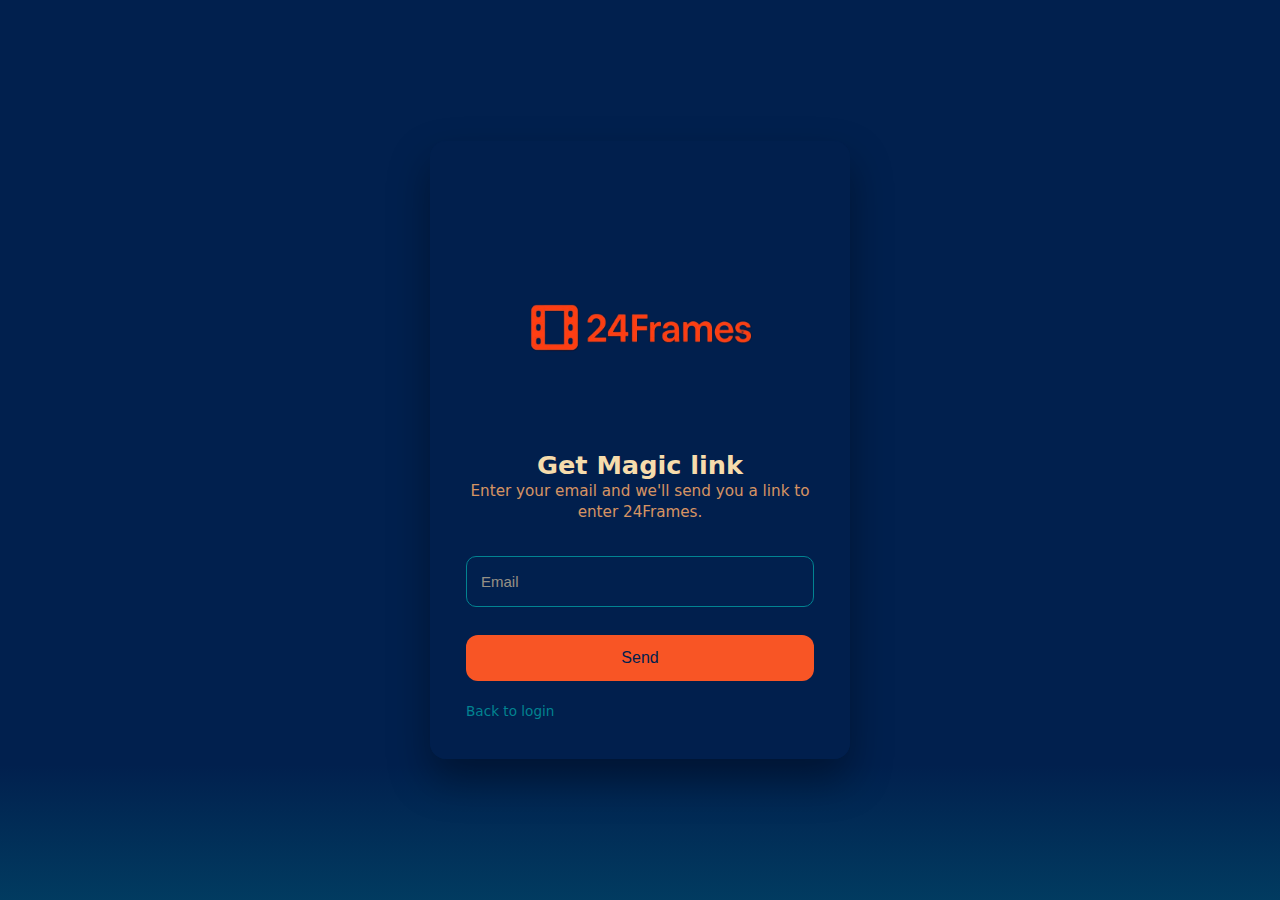
<file: forgot.html>
<!DOCTYPE html>
<html lang="en">
  <head>
    <meta charset="UTF-8" />
    <meta name="viewport" content="width=device-width, initial-scale=1.0" />
    <title>24Frames — Forgot password</title>
    <link rel="icon" href="images/favicon.ico" />
    <link rel="stylesheet" href="login.css" />
  </head>

  <body>
    <main class="login-wrapper">
      <section class="login-card">
        <div class="logo">
          <img src="images/24frames1.png" alt="24Frames logo" />
        </div>

        <h1>Get Magic link</h1>

        <p class="subtitle">
          Enter your email and we'll send you a link to enter 24Frames.
        </p>

        <form class="login-form" method="post">
          <div class="input-group">
            <input type="email" name="email" placeholder="Email" required />
          </div>

          <button type="submit" class="primary-button" id="forgotBtn">
            Send
          </button>
        </form>

        <div class="secondary-links">
          <a href="login.html">Back to login</a>
        </div>
      </section>
    </main>
    <script src="forgot.js"></script>
  </body>
</html>
</file>
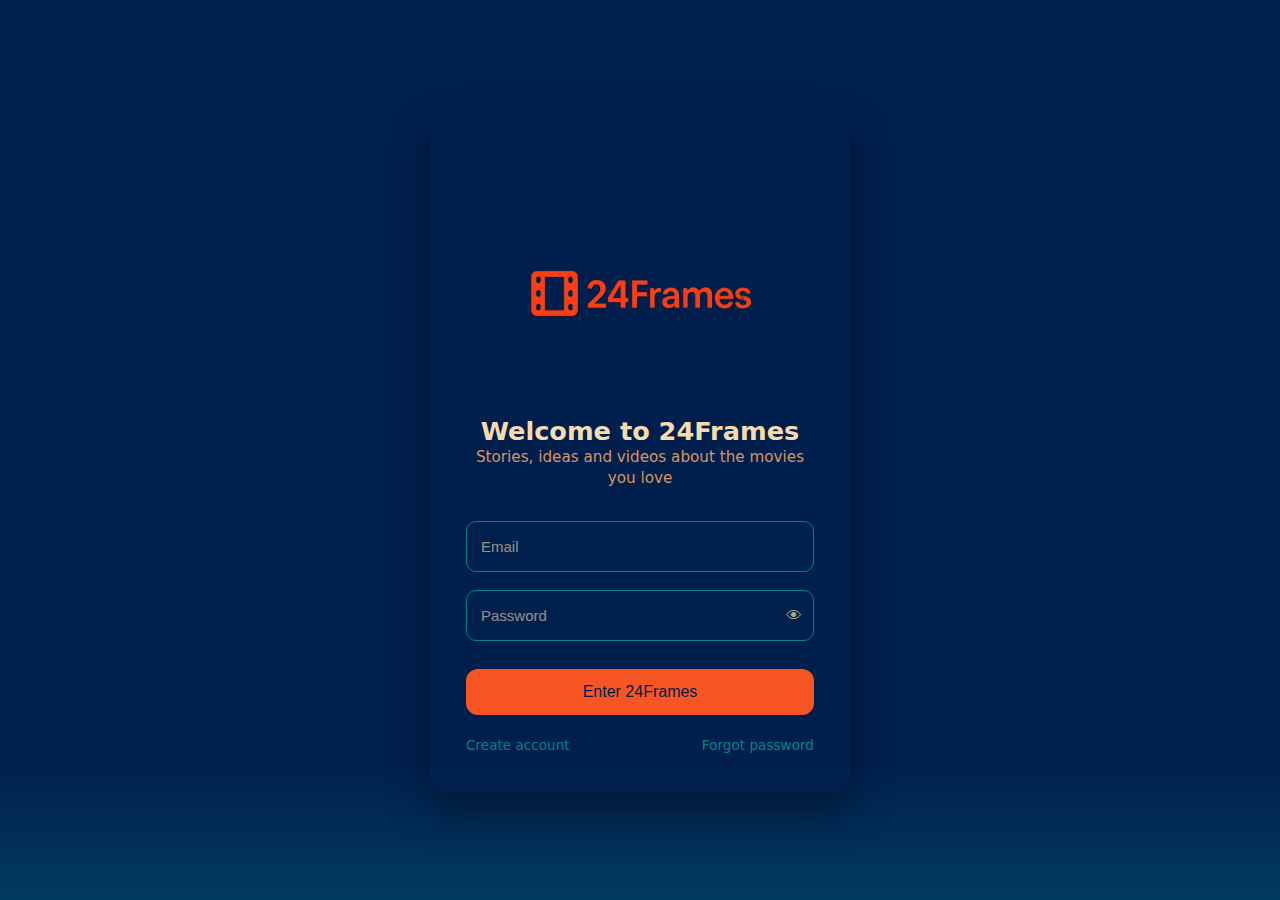
<file: home.html>
<!DOCTYPE html>
<html lang="en">
  <head>
    <meta charset="UTF-8" />
    <meta name="viewport" content="width=device-width, initial-scale=1.0" />
    <title>24Frames — Home</title>

    <link rel="stylesheet" href="home.css" />
    <link rel="icon" href="images/favicon.ico" />
  </head>

  <body>
    <div class="app-wrapper">
      <!-- Header -->
      <header class="app-header">
        <div class="logo">
          <img src="images/24frames1.png" alt="24Frames logo" />
        </div>
        <form id="searchForm">
          <input
            type="search"
            id="searchInput"
            placeholder="Search movies, actors, directors…"
          />
        </form>

        <button class="logout-btn" id="logoutBtn">Log out</button>
      </header>

      <!-- Main content -->
      <main class="app-content">
        <!-- Hero -->
        <section class="home-hero">
          <h1>Explore movies deeper</h1>
          <p>Reviews, theories and videos — all in one place.</p>
        </section>

        <!-- Trending -->
        <section class="trending-section today">
          <h2 class="section-title">Trending Today</h2>

          <div class="movies-grid" id="trendingGrid"></div>
        </section>
        <button id="showMoreBtn" class="show-more-btn">Show more</button>

        <section class="trending-section week">
          <h2 class="section-title">Trending This Week</h2>
          <p class="muted">Coming soon</p>
        </section>

        <section class="trending-section year">
          <h2 class="section-title">Trending This Year</h2>
          <p class="muted">Coming soon</p>
        </section>
      </main>
    </div>

    <script src="home.js" defer></script>
  </body>
</html>
</file>
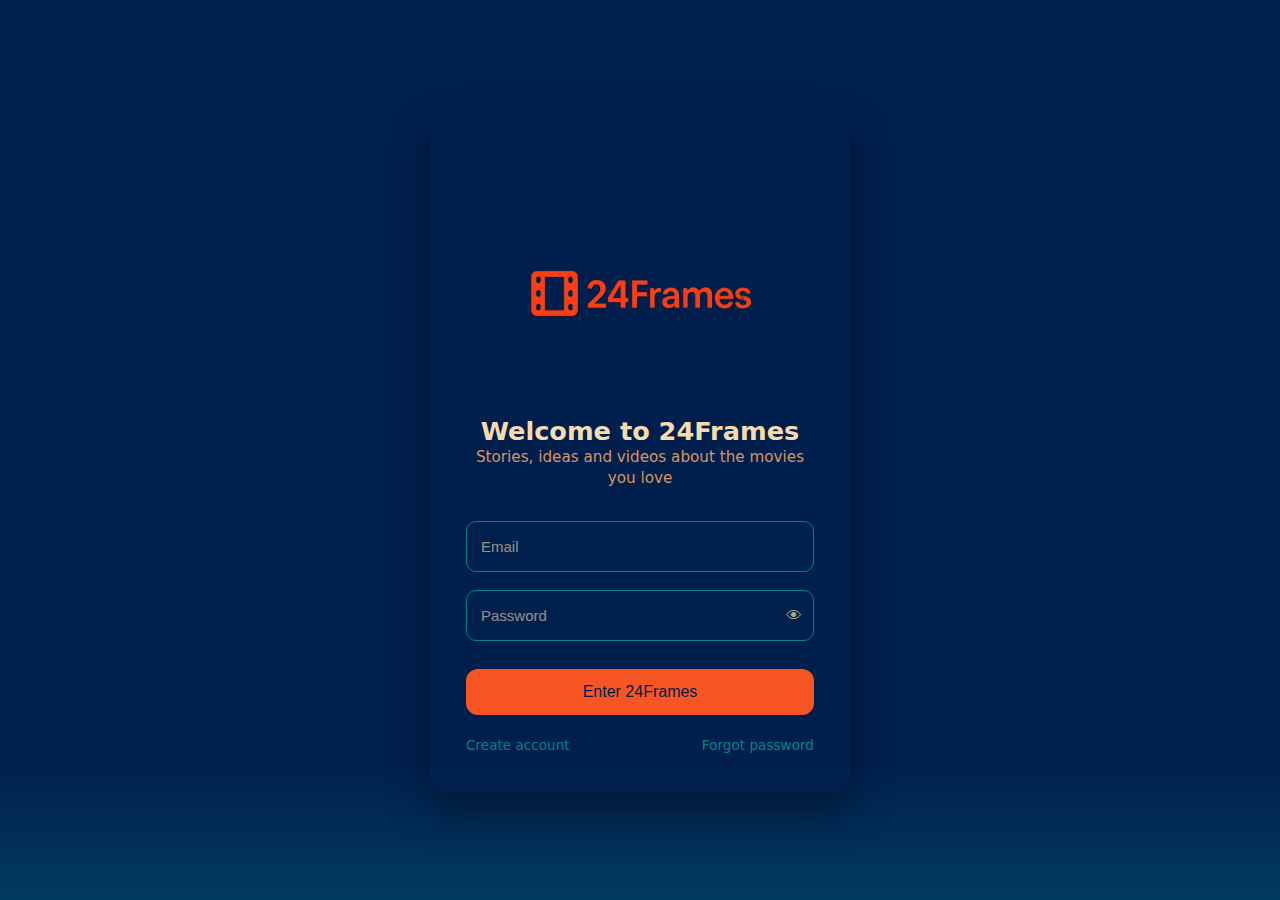
<file: login.html>
<!DOCTYPE html>
<html lang="en">
  <head>
    <meta charset="UTF-8" />
    <meta name="viewport" content="width=device-width, initial-scale=1.0" />
    <title>24Frames</title>
    <link rel="stylesheet" href="login.css" />
    <link rel="icon" href="images/favicon.ico" />
  </head>

  <body>
    <main class="login-wrapper">
      <section class="login-card">
        <div class="logo">
          <img src="images/24frames1.png" alt="24Frames logo" />
        </div>

        <h1>Welcome to 24Frames</h1>

        <p class="subtitle">
          Stories, ideas and videos about the movies you love
        </p>

        <form class="login-form" id="loginForm" method="post">
          <div class="input-group">
            <input type="email" name="email" placeholder="Email" required />
          </div>

          <div class="input-group">
            <input
              type="password"
              name="password"
              placeholder="Password"
              required
            />
            <button
              type="button"
              class="toggle-password"
              aria-label="Show password"
            >
              👁
            </button>
          </div>

          <button type="submit" class="primary-button" id="loginBtn">
            Enter 24Frames
          </button>
        </form>

        <div class="secondary-links">
          <a href="register.html">Create account</a>
          <a href="forgot.html">Forgot password</a>
        </div>
      </section>
    </main>
    <script src="login.js"></script>
  </body>
</html>
</file>
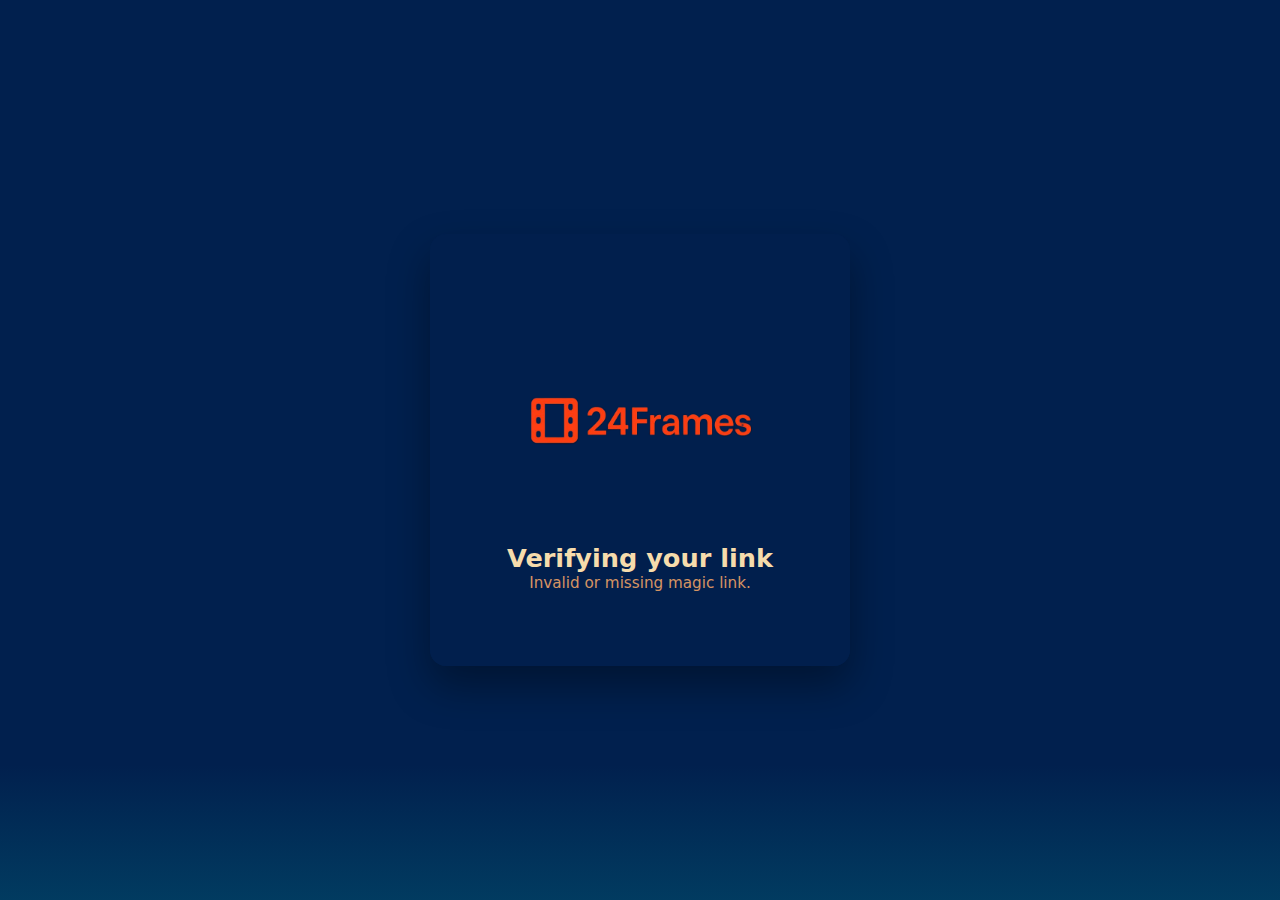
<file: magic-link.html>
<!DOCTYPE html>
<html lang="en">
  <head>
    <meta charset="UTF-8" />
    <meta name="viewport" content="width=device-width, initial-scale=1.0" />
    <title>24Frames — Verifying</title>

    <link rel="stylesheet" href="login.css" />
    <link rel="icon" href="images/favicon.ico" />
  </head>

  <body>
    <main class="login-wrapper">
      <section class="login-card">
        <div class="logo">
          <img src="images/24frames1.png" alt="24Frames logo" />
        </div>

        <h1>Verifying your link</h1>

        <p class="subtitle" id="statusText">
          Please wait while we verify your magic link.
        </p>
      </section>
    </main>

    <script src="magic-link.js"></script>
  </body>
</html>
</file>
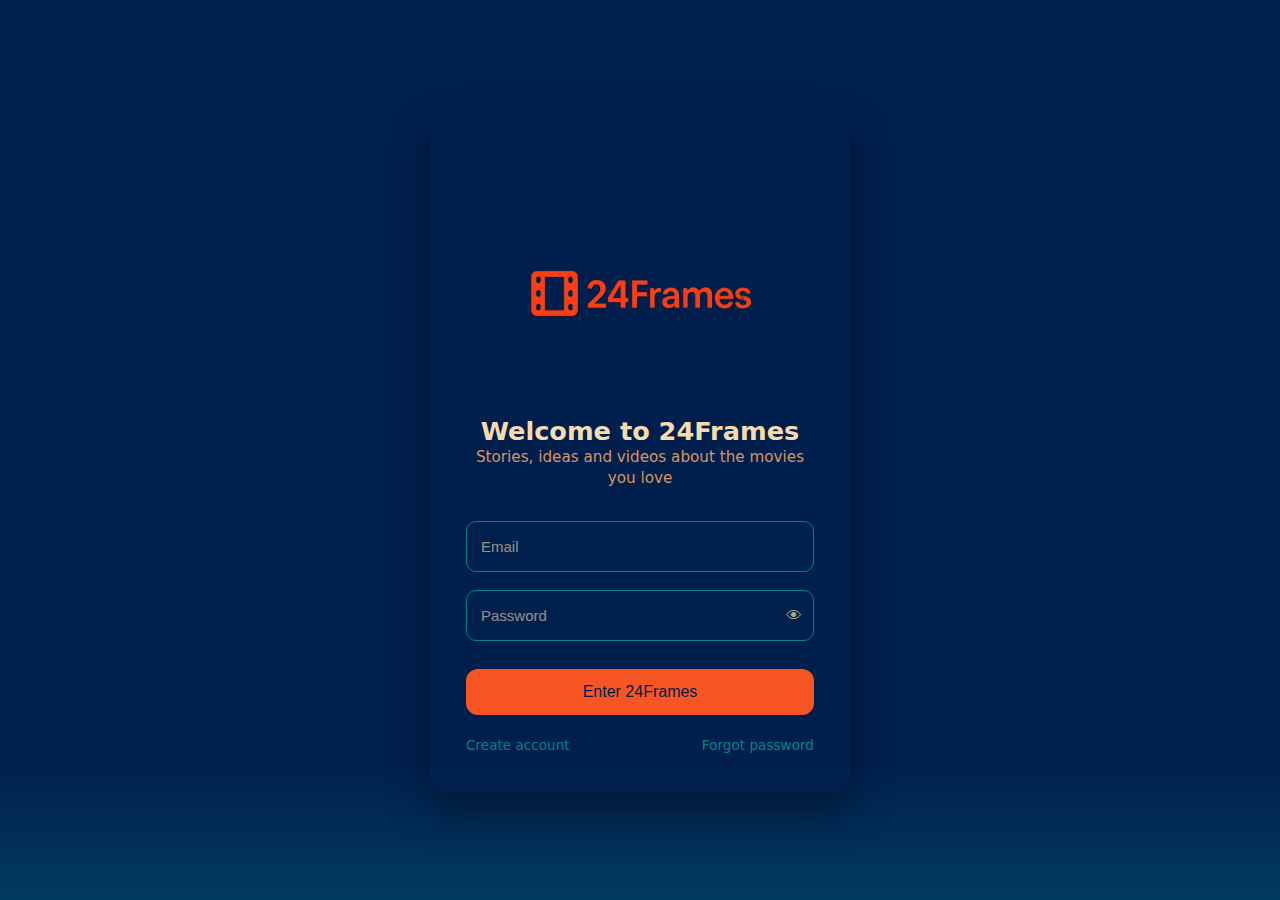
<file: profile.html>
<!DOCTYPE html>
<html lang="en">
  <head>
    <meta charset="UTF-8" />
    <meta name="viewport" content="width=device-width, initial-scale=1.0" />
    <title>24Frames — Profile</title>

    <link rel="stylesheet" href="index.css" />
  </head>

  <body>
    <div class="app-wrapper">
      <aside class="sidebar">
        <div class="sidebar-header sb-profile">
          <div class="sb-avatar"></div>
          <div class="sb-user">
            <div class="sb-name"></div>
            <div class="sb-handle"></div>
          </div>
        </div>

        <nav class="sidebar-nav">
          <a href="index.html">Home</a>
          <a href="lists.html">My Lists</a>
          <a href="friends.html">Friends</a>
          <a href="reviews.html">My Reviews</a>
          <a href="settings.html">Settings</a>
        </nav>
      </aside>

      <main class="app-content">
        <section class="profile-card">
          <div class="profile-avatar"></div>

          <h1 class="profile-name"></h1>
          <p class="profile-handle"></p>
        </section>
      </main>
    </div>

    <script src="profile.js"></script>
  </body>
</html>
</file>
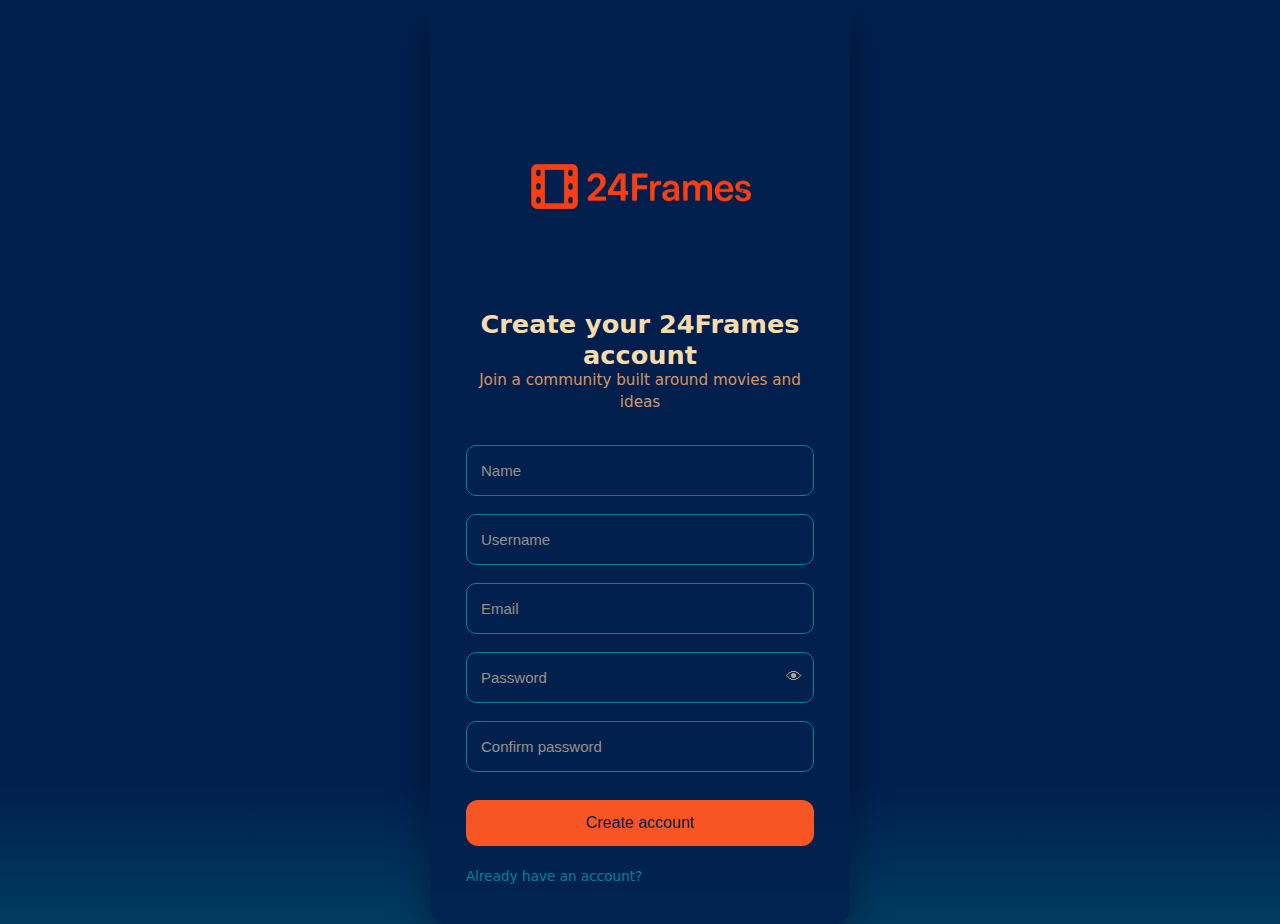
<file: register.html>
<!DOCTYPE html>
<html lang="en">
  <head>
    <meta charset="UTF-8" />
    <meta name="viewport" content="width=device-width, initial-scale=1.0" />
    <title>24Frames — Create account</title>
    <link rel="icon" href="images/favicon.ico" />
    <link rel="stylesheet" href="login.css" />
  </head>

  <body>
    <main class="login-wrapper">
      <section class="login-card">
        <div class="logo">
          <img src="images/24frames1.png" alt="24Frames logo" />
        </div>

        <h1>Create your 24Frames account</h1>

        <p class="subtitle">Join a community built around movies and ideas</p>

        <!-- REGISTER FORM -->
        <form class="login-form" id="registerForm">
          <div class="input-group">
            <input type="text" name="name" placeholder="Name" required />
          </div>

          <div class="input-group">
            <input
              type="text"
              name="username"
              placeholder="Username"
              required
            />
          </div>

          <div class="input-group">
            <input type="email" name="email" placeholder="Email" required />
          </div>

          <div class="input-group">
            <input
              type="password"
              name="password"
              placeholder="Password"
              required
            />
            <button type="button" class="toggle-password">👁</button>
          </div>

          <div class="input-group">
            <input
              type="password"
              name="confirm_password"
              placeholder="Confirm password"
              required
            />
          </div>

          <button type="submit" class="primary-button" id="registerBtn">
            Create account
          </button>
        </form>

        <div class="secondary-links">
          <a href="index.html">Already have an account?</a>
        </div>
      </section>
    </main>

    <script src="register.js"></script>
  </body>
</html>
</file>
<file: login.css>
* {
  box-sizing: border-box;
  margin: 0;
  padding: 0;
}

html,
body {
  height: 100%;
  font-family: "Inter", system-ui, -apple-system, BlinkMacSystemFont, sans-serif;
  background: #01204e;
  color: #f6dcac;
}

.login-wrapper {
  min-height: 100vh;
  display: flex;
  align-items: center;
  justify-content: center;
  background: linear-gradient(180deg, #01204e 0%, #01204e 85%, #028391 140%);
}

.login-card {
  width: 100%;
  max-width: 420px;
  background: rgba(1, 32, 78, 0.85);
  border-radius: 16px;
  padding: 40px 36px;
  box-shadow: 0 20px 40px rgba(0, 0, 0, 0.35);
  text-align: center;
}

.logo img {
  height: 300px;
  width: auto;
  object-fit: contain;
}

.logo {
  margin-bottom: -35px;
}

h1 {
  font-size: 1.6rem;
  line-height: 1.2;
  font-weight: 600;
  color: #f6dcac;
  margin-top: 0;
}

.subtitle {
  font-size: 0.95rem;
  color: #faa968;
  opacity: 0.85;
  margin-bottom: 32px;
  line-height: 1.4;
}

.login-form {
  display: flex;
  flex-direction: column;
  gap: 18px;
}

.input-group {
  position: relative;
}

.input-group input {
  width: 100%;
  padding: 14px 14px;
  border-radius: 10px;
  border: 1px solid #028391;
  background: #01204e;
  color: #f6dcac;
  font-size: 0.95rem;
}

.input-group input::placeholder {
  color: #f6dcac;
  opacity: 0.6;
}

.input-group input:focus {
  outline: none;
  border-color: #faa968;
}

.toggle-password {
  position: absolute;
  right: 12px;
  top: 50%;
  transform: translateY(-50%);
  background: none;
  border: none;
  color: #f6dcac;
  cursor: pointer;
  font-size: 1rem;
  opacity: 0.7;
}

.toggle-password:hover {
  opacity: 1;
}

.primary-button {
  margin-top: 10px;
  padding: 14px;
  border-radius: 12px;
  border: none;
  background: #f85525;
  color: #01204e;
  font-size: 1rem;
  font-weight: 500;
  cursor: pointer;
  transition: background 0.2s ease;
}

.primary-button:hover {
  background: #faa968;
}

.secondary-links {
  margin-top: 22px;
  display: flex;
  justify-content: space-between;
  font-size: 0.85rem;
}

.secondary-links a {
  color: #028391;
  text-decoration: none;
}

.secondary-links a:hover {
  color: #f6dcac;
}

@media (max-width: 600px) {
  .logo img {
    height: 170px;
  }

  .logo {
    margin-bottom: -10px;
  }
}

.logo img {
  animation: logoIn 0.3s ease-out both,
    logoImpact 0.9s cubic-bezier(0.22, 1, 0.36, 1) both,
    wiggleIn 0.6s ease-out both;
  animation-delay: 0s, 0.25s, 1.05s;
}

.primary-button {
  transition: transform 0.25s ease, box-shadow 0.25s ease;
}

.primary-button:hover {
  transform: translateY(-4px) scale(1.03);
  box-shadow: 0 18px 40px rgba(248, 85, 37, 0.45);
}

.login-card {
  animation: liftIn 0.4s cubic-bezier(0.2, 0.8, 0.2, 1) both,
    bounceInClean 0.8s ease-out both;
  animation-delay: 0s, 0.35s;
}

@keyframes logoIn {
  from {
    opacity: 0;
    transform: scale(0.9);
  }
  to {
    opacity: 1;
    transform: scale(1);
  }
}

@keyframes logoImpact {
  0% {
    opacity: 0;
    transform: scale(0.6) rotate(-4deg);
    filter: blur(10px);
  }
  50% {
    opacity: 1;
    transform: scale(1.05) rotate(1deg);
    filter: blur(2px);
  }
  100% {
    transform: scale(1) rotate(0deg);
    filter: blur(0);
  }
}

@keyframes wiggleIn {
  0% {
    transform: scale(0.6) rotate(-6deg);
  }
  60% {
    transform: scale(1.1) rotate(4deg);
  }
  80% {
    transform: scale(0.98) rotate(-2deg);
  }
  100% {
    transform: scale(1) rotate(0);
  }
}

@keyframes liftIn {
  from {
    opacity: 0;
    transform: translateY(60px);
  }
  to {
    opacity: 1;
    transform: translateY(0);
  }
}

@keyframes bounceInClean {
  0% {
    transform: translateY(100px);
  }
  60% {
    transform: translateY(-20px);
  }
  80% {
    transform: translateY(8px);
  }
  100% {
    transform: translateY(0);
  }
}

.input-group input {
  font-size: 15px; /* ajusta a 14–16px si quieres */
  line-height: 1.4;
  transition: border-color 0.2s ease;
}
</file>
<file: home.css>
/* Base */
* {
  box-sizing: border-box;
  margin: 0;
  padding: 0;
}

:root {
  --accent-orange: #f6a623;
}
body {
  font-family: "Inter", system-ui, -apple-system, BlinkMacSystemFont, sans-serif;
  background: linear-gradient(180deg, #0f1e3a 0%, #13274f 60%, #0b1730 100%);
  color: #e6dcc8;
}

/* Layout */
.app-wrapper {
  min-height: 100vh;
}

/* Header */
.app-header {
  display: flex;
  align-items: center;
  justify-content: space-between;
  padding: 16px 24px;
  position: sticky;
  top: 0;
  z-index: 10;
  background: linear-gradient(
    180deg,
    rgba(15, 30, 58, 0.95),
    rgba(15, 30, 58, 0.75)
  );
  backdrop-filter: blur(6px);
}

.app-header img {
  height: 120px;
}

/* Main */
.app-content {
  padding: 24px;
  max-width: 1200px;
  margin: 0 auto;
}

.home-hero {
  margin: 32px 0 56px;
}

.home-hero h1 {
  font-size: 2rem;
  font-weight: 600;
  letter-spacing: -0.02em;
}

.home-hero p {
  font-size: 1rem;
  opacity: 0.85;
}

/* Sections */
.section-title {
  font-size: 1.2rem;
  margin-bottom: 16px;
  color: #f6dcac;
}

/* Grid */
.movies-grid {
  display: grid;
  grid-template-columns: repeat(auto-fill, minmax(140px, 1fr));
  gap: 16px;
}

.movie-card {
  cursor: pointer;
  transition: transform 0.25s ease;
}

.movie-card img {
  width: 100%;
  border-radius: 12px;
  display: block;
  box-shadow: 0 8px 24px rgba(0, 0, 0, 0.25);
  transition: transform 0.25s ease, box-shadow 0.25s ease;
}

.movie-card:hover {
  transform: translateY(-6px) scale(1.04);
}

/* Placeholders */
.placeholder-section {
  margin-top: 48px;
  opacity: 0.5;
}

.muted {
  font-size: 0.95rem;
  opacity: 0.6;
  font-style: italic;
}

.trending-section {
  margin-bottom: 64px;
}

.trending-section.today {
  margin-bottom: 56px;
}

.logout-btn {
  background: rgba(246, 166, 35, 0.15);
  border: 1px solid rgba(246, 166, 35, 0.6);
  color: #f6a623;
  padding: 8px 16px;
  border-radius: 20px;
  font-size: 0.85rem;
  cursor: pointer;
  transition: background 0.2s ease, transform 0.2s ease, box-shadow 0.2s ease;
}

.logout-btn:hover {
  background: rgba(246, 166, 35, 0.25);
  transform: translateY(-1px);
  box-shadow: 0 4px 12px rgba(246, 166, 35, 0.25);
}

.show-more-btn {
  display: block;
  margin: 48px auto 80px; /* centrado y respiración */
  padding: 14px 36px;

  background: linear-gradient(135deg, #f6dcac, #faa968);
  color: #0f1e3a;

  font-size: 1rem;
  font-weight: 600;
  letter-spacing: 0.5px;

  border: none;
  border-radius: 999px; /* pill button */
  cursor: pointer;

  transition: transform 0.2s ease, box-shadow 0.2s ease, opacity 0.2s ease;
}

.show-more-btn:hover {
  transform: translateY(-2px);
  box-shadow: 0 12px 24px rgba(0, 0, 0, 0.25);
}

.show-more-btn:active {
  transform: translateY(0);
  box-shadow: 0 6px 12px rgba(0, 0, 0, 0.2);
}

.show-more-btn:disabled {
  opacity: 0.5;
  cursor: not-allowed;
  transform: none;
  box-shadow: none;
}

.movies-grid {
  margin-bottom: 32px;
}

/* Contenedor */
.search-wrap {
  display: flex;
  align-items: center;
  gap: 10px;
  width: min(720px, 92vw);
  margin: 16px auto 24px;
  padding: 10px 12px;
  border-radius: 16px;

  background: rgba(11, 23, 48, 0.55);
  border: 1px solid rgba(246, 220, 172, 0.18);
  box-shadow: 0 10px 25px rgba(0, 0, 0, 0.35);
  backdrop-filter: blur(10px);
}

/* Input */
.search-input {
  flex: 1;
  background: transparent;
  border: none;
  outline: none;
  color: #e6dcc8;
  font-size: 1rem;
}

.search-input::placeholder {
  color: rgba(230, 220, 200, 0.55);
}

/* Botón */
.search-btn {
  border: 1px solid rgba(246, 220, 172, 0.35);
  background: linear-gradient(
    180deg,
    rgba(246, 220, 172, 0.18),
    rgba(250, 169, 104, 0.12)
  );
  color: #f6dcac;
  padding: 10px 14px;
  border-radius: 12px;
  cursor: pointer;
  transition: transform 0.12s ease, border-color 0.12s ease, filter 0.12s ease;
}

.search-btn:hover {
  filter: brightness(1.08);
  transform: translateY(-1px);
}

/* Focus states */
.search-wrap:focus-within {
  border-color: rgba(246, 220, 172, 0.65);
  box-shadow: 0 0 0 3px rgba(246, 220, 172, 0.18),
    0 14px 35px rgba(0, 0, 0, 0.45);
}

/* Form wrapper */
#searchForm {
  width: min(720px, 92vw);
  margin: 16px auto 28px;
}

/* Input */
#searchInput {
  width: 100%;
  padding: 14px 18px;
  border-radius: 18px;

  background: rgba(11, 23, 48, 0.55);
  border: 1px solid rgba(246, 220, 172, 0.25);

  color: #e6dcc8;
  font-size: 1rem;

  outline: none;
  backdrop-filter: blur(10px);
  box-shadow: 0 12px 28px rgba(0, 0, 0, 0.35);

  transition: border-color 0.15s ease, box-shadow 0.15s ease;
}

#searchInput::placeholder {
  color: rgba(230, 220, 200, 0.55);
}

#searchInput:focus {
  border-color: rgba(246, 220, 172, 0.7);
  box-shadow: 0 0 0 3px rgba(246, 220, 172, 0.18),
    0 18px 38px rgba(0, 0, 0, 0.45);
}
</file>
<file: index.css>
/* Base */
* {
  box-sizing: border-box;
  margin: 0;
  padding: 0;
}

:root {
  --accent-orange: #f6a623;
}
body {
  margin: 0;
  background: #0f1e3a; /* fallback */
  color: #e6dcc8;
}

.app-wrapper {
  min-height: 100vh;
  background: linear-gradient(180deg, #0f1e3a 0%, #13274f 60%, #0b1730 100%);
}

/* Header */
.app-header {
  display: flex;
  align-items: center;
  justify-content: space-between;
  padding: 16px 24px;
  position: fixed;
  top: 0;
  left: 0;
  right: 0;
  z-index: 10;
  background: linear-gradient(
    180deg,
    rgba(15, 30, 58, 0.95),
    rgba(15, 30, 58, 0.75)
  );
  backdrop-filter: blur(6px);
}

.app-header img {
  height: 120px;
}

/* Main */
.app-content {
  padding: 24px;
  max-width: 1200px;
  margin: 0 auto;
  padding-top: 180px;
}

.home-hero {
  margin: 32px 0 56px;
}

.home-hero h1 {
  font-size: 2rem;
  font-weight: 600;
  letter-spacing: -0.02em;
}

.home-hero p {
  font-size: 1rem;
  opacity: 0.85;
}

/* Sections */
.section-title {
  font-size: 1.2rem;
  margin-bottom: 16px;
  color: #f6dcac;
}

/* Grid */
.movies-grid {
  display: grid;
  grid-template-columns: repeat(auto-fill, minmax(140px, 1fr));
  gap: 16px;
}

.movie-card {
  cursor: pointer;
  transition: transform 0.25s ease;
}

.movie-card img {
  width: 100%;
  border-radius: 12px;
  display: block;
  box-shadow: 0 8px 24px rgba(0, 0, 0, 0.25);
  transition: transform 0.25s ease, box-shadow 0.25s ease;
}

.movie-card:hover {
  transform: translateY(-6px) scale(1.04);
}

/* Placeholders */
.placeholder-section {
  margin-top: 48px;
  opacity: 0.5;
}

.muted {
  font-size: 0.95rem;
  opacity: 0.6;
  font-style: italic;
}

.trending-section {
  margin-bottom: 64px;
}

.trending-section.today {
  margin-bottom: 56px;
}

.logout-btn {
  background: rgba(246, 166, 35, 0.15);
  border: 1px solid rgba(246, 166, 35, 0.6);
  color: #f6a623;
  padding: 8px 16px;
  border-radius: 20px;
  font-size: 0.85rem;
  cursor: pointer;
  transition: background 0.2s ease, transform 0.2s ease, box-shadow 0.2s ease;
}

.logout-btn:hover {
  background: rgba(246, 166, 35, 0.25);
  transform: translateY(-1px);
  box-shadow: 0 4px 12px rgba(246, 166, 35, 0.25);
}

.show-more-btn {
  display: block;
  margin: 48px auto 80px; /* centrado y respiración */
  padding: 14px 36px;

  background: linear-gradient(135deg, #f6dcac, #faa968);
  color: #0f1e3a;

  font-size: 1rem;
  font-weight: 600;
  letter-spacing: 0.5px;

  border: none;
  border-radius: 999px; /* pill button */
  cursor: pointer;

  transition: transform 0.2s ease, box-shadow 0.2s ease, opacity 0.2s ease;
}

.show-more-btn:hover {
  transform: translateY(-2px);
  box-shadow: 0 12px 24px rgba(0, 0, 0, 0.25);
}

.show-more-btn:active {
  transform: translateY(0);
  box-shadow: 0 6px 12px rgba(0, 0, 0, 0.2);
}

.show-more-btn:disabled {
  opacity: 0.5;
  cursor: not-allowed;
  transform: none;
  box-shadow: none;
}

.movies-grid {
  margin-bottom: 32px;
}

/* Contenedor */
.search-wrap {
  display: flex;
  align-items: center;
  gap: 10px;
  width: min(720px, 92vw);
  margin: 16px auto 24px;
  padding: 10px 12px;
  border-radius: 16px;

  background: rgba(11, 23, 48, 0.55);
  border: 1px solid rgba(246, 220, 172, 0.18);
  box-shadow: 0 10px 25px rgba(0, 0, 0, 0.35);
  backdrop-filter: blur(10px);
}

/* Input */
.search-input {
  flex: 1;
  background: transparent;
  border: none;
  outline: none;
  color: #e6dcc8;
  font-size: 1rem;
}

.search-input::placeholder {
  color: rgba(230, 220, 200, 0.55);
}

/* Botón */
.search-btn {
  border: 1px solid rgba(246, 220, 172, 0.35);
  background: linear-gradient(
    180deg,
    rgba(246, 220, 172, 0.18),
    rgba(250, 169, 104, 0.12)
  );
  color: #f6dcac;
  padding: 10px 14px;
  border-radius: 12px;
  cursor: pointer;
  transition: transform 0.12s ease, border-color 0.12s ease, filter 0.12s ease;
}

.search-btn:hover {
  filter: brightness(1.08);
  transform: translateY(-1px);
}

/* Focus states */
.search-wrap:focus-within {
  border-color: rgba(246, 220, 172, 0.65);
  box-shadow: 0 0 0 3px rgba(246, 220, 172, 0.18),
    0 14px 35px rgba(0, 0, 0, 0.45);
}

/* Form wrapper */
#searchForm {
  width: min(720px, 92vw);
  margin: 16px auto 28px;
}

/* Input */
#searchInput {
  width: 100%;
  padding: 14px 18px;
  border-radius: 18px;

  background: rgba(11, 23, 48, 0.55);
  border: 1px solid rgba(246, 220, 172, 0.25);

  color: #e6dcc8;
  font-size: 1rem;

  outline: none;
  backdrop-filter: blur(10px);
  box-shadow: 0 12px 28px rgba(0, 0, 0, 0.35);

  transition: border-color 0.15s ease, box-shadow 0.15s ease;
}

#searchInput::placeholder {
  color: rgba(230, 220, 200, 0.55);
}

#searchInput:focus {
  border-color: rgba(246, 220, 172, 0.7);
  box-shadow: 0 0 0 3px rgba(246, 220, 172, 0.18),
    0 18px 38px rgba(0, 0, 0, 0.45);
}

/* ===== SIDEBAR ===== */
.sidebar {
  position: fixed;
  left: 20px;
  top: 180px;
  width: 240px;
  height: calc(100vh - 180px);

  padding: 18px 14px;
  box-sizing: border-box;

  border-radius: 18px;
  box-shadow: 0 20px 40px rgba(0, 0, 0, 0.35),
    inset 0 1px 0 rgba(255, 255, 255, 0.04);

  background: linear-gradient(180deg, rgba(0, 0, 0, 0.15), rgba(0, 0, 0, 0.45));

  backdrop-filter: blur(14px);
  -webkit-backdrop-filter: blur(14px);
}

/* ===== PROFILE (skeleton) ===== */
.sb-profile {
  display: flex;
  align-items: center;
  gap: 12px;

  padding: 10px 10px 14px;
  margin-bottom: 14px;

  border-bottom: 1px solid rgba(255, 255, 255, 0.08);
}

.sb-avatar {
  width: 44px;
  height: 44px;
  border-radius: 12px;

  background: rgba(255, 255, 255, 0.12);
}

.sb-user {
  flex: 1;
}

.sb-name {
  font-size: 16px;
  font-weight: 500;
  letter-spacing: 0.015em;
  color: #ffffff;
  line-height: 1.2;
}

.sb-name:empty {
  height: 14px;
  width: 70%;
  margin-bottom: 6px;

  background: rgba(255, 255, 255, 0.12);
  border-radius: 6px;
}

.sb-handle {
  font-size: 12px;
  font-weight: 400;
  letter-spacing: 0.08em;
  text-transform: lowercase;

  color: rgba(255, 255, 255, 0.55);

  margin-top: 2px;
}

/* ===== NAV LINKS ===== */
.sidebar-nav {
  display: flex;
  margin-top: 12px;
  flex-direction: column;
  gap: 8px;
}

.sidebar-nav a {
  color: rgba(255, 255, 255, 0.75);
  text-decoration: none;

  padding: 10px 12px;
  border-radius: 10px;

  font-size: 14px;
  transition: background 0.15s ease, color 0.15s ease;
}

.sidebar-nav a:hover {
  background: rgba(255, 255, 255, 0.08);
  color: #fff;
}

/* ===== MAIN CONTENT OFFSET ===== */
.app-content {
  margin-left: 300px;
}

.sb-profile {
  cursor: pointer;
  transition: background 0.15s ease;
}

.sb-profile:hover {
  background: rgba(255, 255, 255, 0.06);
  border-radius: 14px;
}

.sb-avatar {
  width: 44px;
  height: 44px;
  border-radius: 12px;

  background: rgba(255, 255, 255, 0.12);
  overflow: hidden;

  display: flex;
  align-items: center;
  justify-content: center;
}

.sb-avatar img {
  width: 100%;
  height: 100%;
  object-fit: cover;
}

.sb-profile,
.sb-profile * {
  text-decoration: none;
}

.sb-name,
.sb-handle {
  text-decoration: none;
}

/* ===== PROFILE PAGE ===== */
.profile-card {
  max-width: 420px;
  margin: 0 auto;
  padding: 40px 32px;

  background: rgba(255, 255, 255, 0.06);
  border-radius: 24px;
  text-align: center;

  box-shadow: 0 20px 40px rgba(0, 0, 0, 0.35);
}

.profile-avatar {
  width: 96px;
  height: 96px;
  margin: 0 auto 16px;

  border-radius: 24px;
  overflow: hidden;
  background: rgba(255, 255, 255, 0.12);
}

.profile-avatar img {
  width: 100%;
  height: 100%;
  object-fit: cover;
}

.profile-name {
  font-size: 1.5rem;
  font-weight: 600;
  margin-bottom: 4px;
}

.profile-handle {
  opacity: 0.7;
}

.sb-name {
  font-size: 15px;
  font-weight: 600;
  letter-spacing: -0.01em;
  color: #f3eee4;
}

.sb-handle {
  font-size: 12px;
  font-weight: 400;
  letter-spacing: 0.02em;
  color: rgba(243, 238, 228, 0.55);
}

.sidebar-nav a {
  font-size: 14px;
  font-weight: 500;
  letter-spacing: 0.01em;

  color: rgba(243, 238, 228, 0.75);
  text-decoration: none;

  padding: 10px 12px;
  border-radius: 10px;

  transition: background 0.15s ease, color 0.15s ease;
}

.sidebar-nav a:hover {
  background: rgba(255, 255, 255, 0.08);
  color: #ffffff;
}

.sb-profile {
  padding-bottom: 16px;
  margin-bottom: 18px;
}
.sidebar {
  font-family: "Playfair Display", serif;
}
.sb-name {
  font-size: 17px;
  font-weight: 600;
  letter-spacing: -0.01em;
}

.sb-handle {
  font-family: "Inter", sans-serif; /* mezcla moderna */
  font-size: 12px;
  letter-spacing: 0.08em;
}

.sb-avatar img {
  width: 36px;
  height: 36px;
  border-radius: 50%;
  object-fit: cover;
}
</file>
